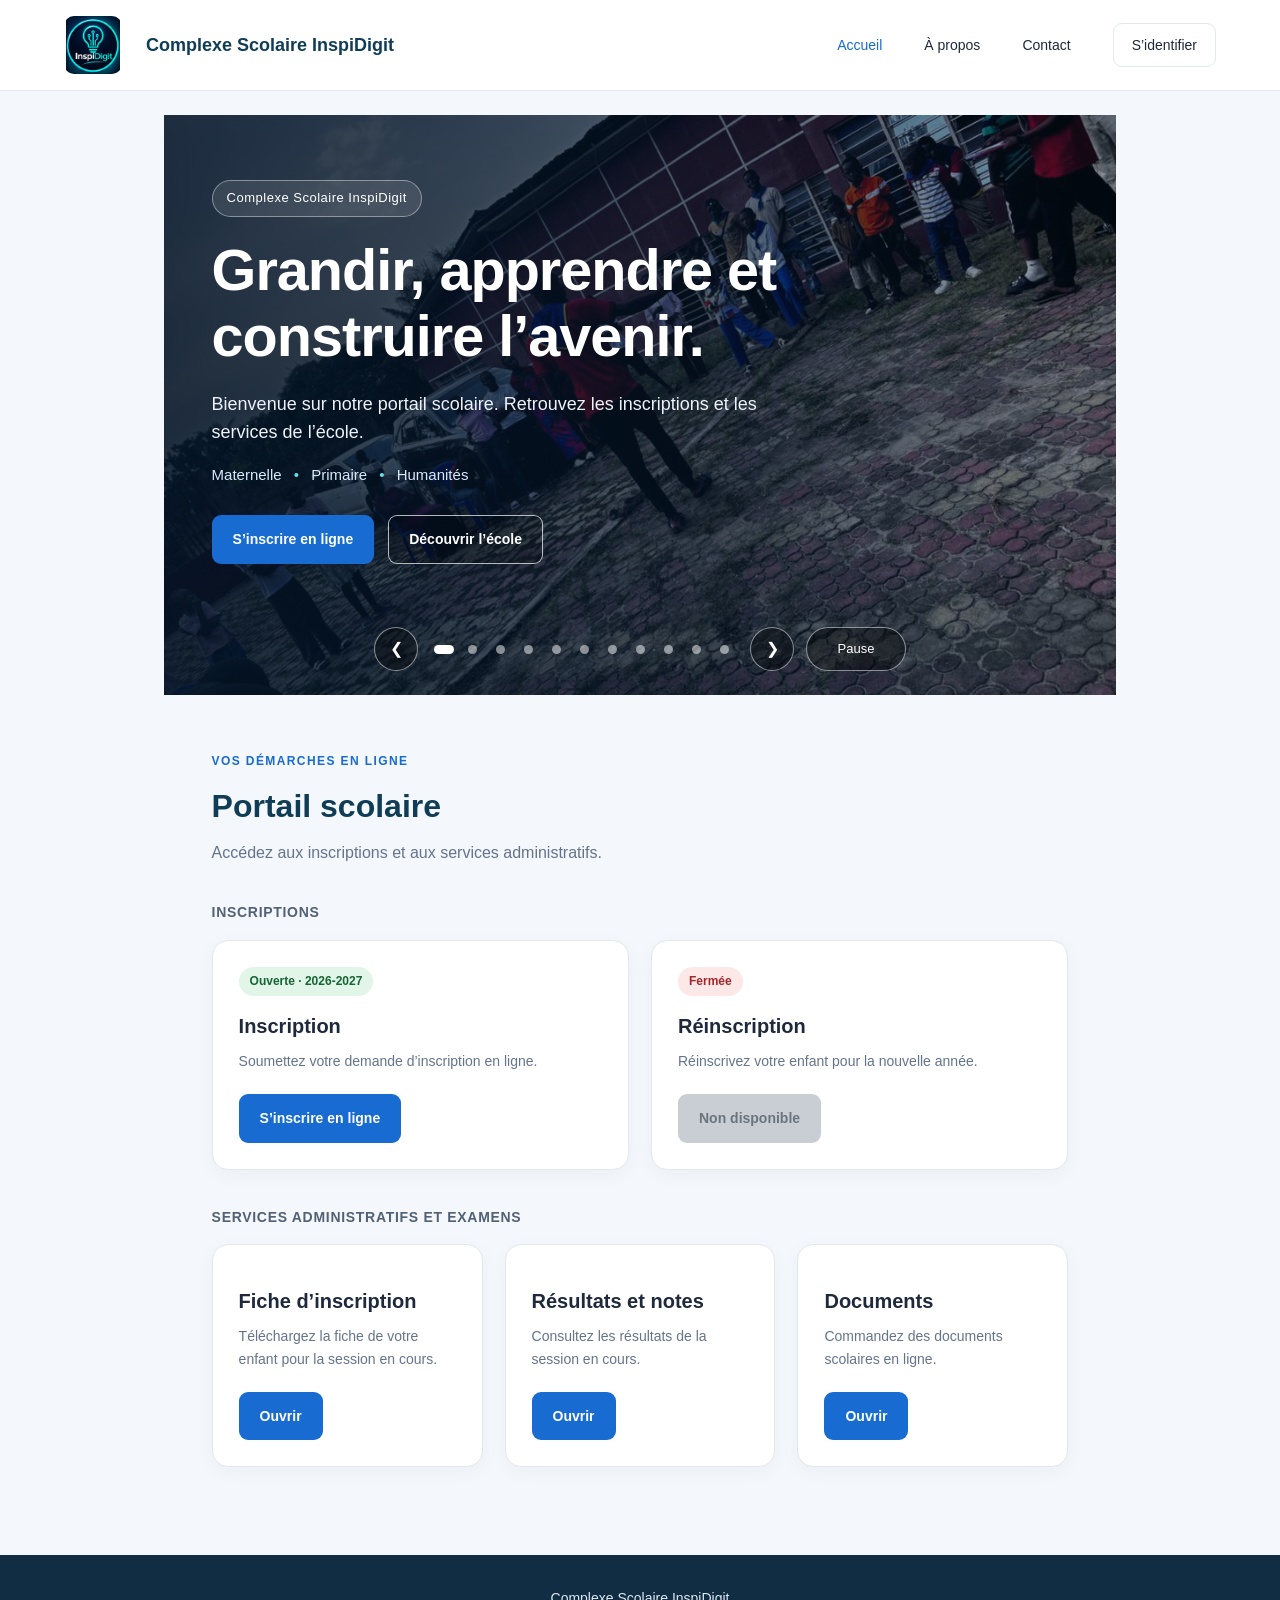
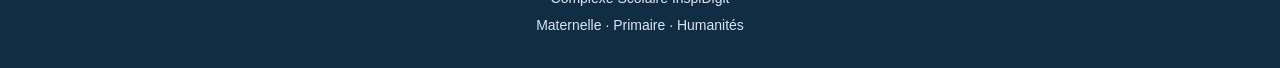
<file: index.html>
<!DOCTYPE html>
<html lang="fr">
<head>
  <meta charset="UTF-8">
  <meta name="viewport" content="width=device-width, initial-scale=1">

  <title>Portail - Complexe Scolaire InspiDigit</title>

  <link rel="stylesheet" href="style.css">
  <script src="script.js" defer></script>
</head>

<body>
  <!-- En-tête -->
  <header class="entete">
    <a class="identite" href="index.html">
      <img
        class="logo"
        src="images/logo.jpeg"
        alt="Logo du Complexe Scolaire InspiDigit"
      >

      <span>Complexe Scolaire InspiDigit</span>
    </a>

    <nav class="navigation" aria-label="Navigation principale">
      <a href="index.html" aria-current="page">Accueil</a>
      <a href="a-propos.html">À propos</a>
      <a href="contact.html">Contact</a>

      <a class="bouton-contour" href="connexion.html">
        S’identifier
      </a>
    </nav>
  </header>

  <main>
    <!-- Carrousel : 11 photos -->
    <section
      class="carrousel"
      aria-label="Bienvenue au Complexe Scolaire InspiDigit"
      aria-roledescription="carrousel"
    >
      <div class="carrousel-photos" aria-hidden="true">
        <img
          class="carrousel-photo active"
          src="images/ecole-1.jpeg"
          alt=""
          fetchpriority="high"
        >

        <img
          class="carrousel-photo"
          src="images/ecole-2.jpeg"
          alt=""
        >

        <img
          class="carrousel-photo"
          src="images/ecole-3.jpeg"
          alt=""
        >

        <img
          class="carrousel-photo"
          src="images/ecole-4.jpeg"
          alt=""
        >

        <img
          class="carrousel-photo"
          src="images/ecole-5.jpeg"
          alt=""
        >

        <img
          class="carrousel-photo"
          src="images/ecole-6.jpeg"
          alt=""
        >

        <img
          class="carrousel-photo"
          src="images/ecole-7.jpeg"
          alt=""
        >

        <img
          class="carrousel-photo"
          src="images/ecole-8.jpeg"
          alt=""
        >

        <img
          class="carrousel-photo"
          src="images/ecole-9.jpeg"
          alt=""
        >

        <img
          class="carrousel-photo"
          src="images/ecole-10.jpeg"
          alt=""
        >

        <img
          class="carrousel-photo"
          src="images/ecole-11.jpeg"
          alt=""
        >
      </div>

      <!-- Voile sombre pour rendre le texte lisible -->
      <div class="carrousel-voile" aria-hidden="true"></div>

      <div class="carrousel-contenu">
        <span class="etiquette-accueil">
          Complexe Scolaire InspiDigit
        </span>

        <h1>Grandir, apprendre et construire l’avenir.</h1>

        <p class="carrousel-description">
          Bienvenue sur notre portail scolaire.
          Retrouvez les inscriptions et les services de l’école.
        </p>

        <p class="niveaux">
          Maternelle <span>•</span>
          Primaire <span>•</span>
          Humanités
        </p>

        <div class="carrousel-actions">
          <a class="bouton" href="inscription.html">
            S’inscrire en ligne
          </a>

          <a
            class="bouton bouton-transparent"
            href="a-propos.html"
          >
            Découvrir l’école
          </a>
        </div>
      </div>

      <!-- Commandes du carrousel -->
      <div class="carrousel-commandes">
        <button
          class="commande"
          id="photo-precedente"
          type="button"
          aria-label="Afficher la photo précédente"
        >
          &#10094;
        </button>

        <!-- Les points sont créés par script.js -->
        <div
          class="carrousel-points"
          aria-label="Choisir une photo"
        ></div>

        <button
          class="commande"
          id="photo-suivante"
          type="button"
          aria-label="Afficher la photo suivante"
        >
          &#10095;
        </button>

        <button
          class="commande commande-pause"
          id="carrousel-pause"
          type="button"
          aria-label="Mettre le diaporama en pause"
        >
          Pause
        </button>
      </div>
    </section>

    <!-- Portail scolaire -->
    <div class="conteneur">
      <div class="introduction-portail">
        <span class="petit-titre">Vos démarches en ligne</span>

        <h2>Portail scolaire</h2>

        <p>
          Accédez aux inscriptions et aux services administratifs.
        </p>
      </div>

      <!-- Inscriptions -->
      <section
        class="section-services"
        aria-labelledby="titre-inscriptions"
      >
        <h2 class="titre-section" id="titre-inscriptions">
          Inscriptions
        </h2>

        <div class="cartes cartes-inscriptions">
          <article class="carte">
            <span class="badge ouvert">
              Ouverte · 2026-2027
            </span>

            <h3>Inscription</h3>

            <p>
              Soumettez votre demande d’inscription en ligne.
            </p>

            <a class="bouton" href="inscription.html">
              S’inscrire en ligne
            </a>
          </article>

          <article class="carte">
            <span class="badge ferme">Fermée</span>

            <h3>Réinscription</h3>

            <p>
              Réinscrivez votre enfant pour la nouvelle année.
            </p>

            <span class="bouton desactive">
              Non disponible
            </span>
          </article>
        </div>
      </section>

      <!-- Services administratifs -->
      <section
        class="section-services"
        aria-labelledby="titre-services"
      >
        <h2 class="titre-section" id="titre-services">
          Services administratifs et examens
        </h2>

        <div class="cartes cartes-services">
          <article class="carte">
            <h3>Fiche d’inscription</h3>

            <p>
              Téléchargez la fiche de votre enfant pour
              la session en cours.
            </p>

            <a class="bouton" href="fiche.html">
              Ouvrir
            </a>
          </article>

          <article class="carte">
            <h3>Résultats et notes</h3>

            <p>
              Consultez les résultats de la session en cours.
            </p>

            <a class="bouton" href="resultats.html">
              Ouvrir
            </a>
          </article>

          <article class="carte">
            <h3>Documents</h3>

            <p>
              Commandez des documents scolaires en ligne.
            </p>

            <a class="bouton" href="documents.html">
              Ouvrir
            </a>
          </article>
        </div>
      </section>
    </div>
  </main>

  <footer class="pied-page">
    <p>Complexe Scolaire InspiDigit</p>
    <p>Maternelle · Primaire · Humanités</p>
  </footer>
</body>
</html>
</file>
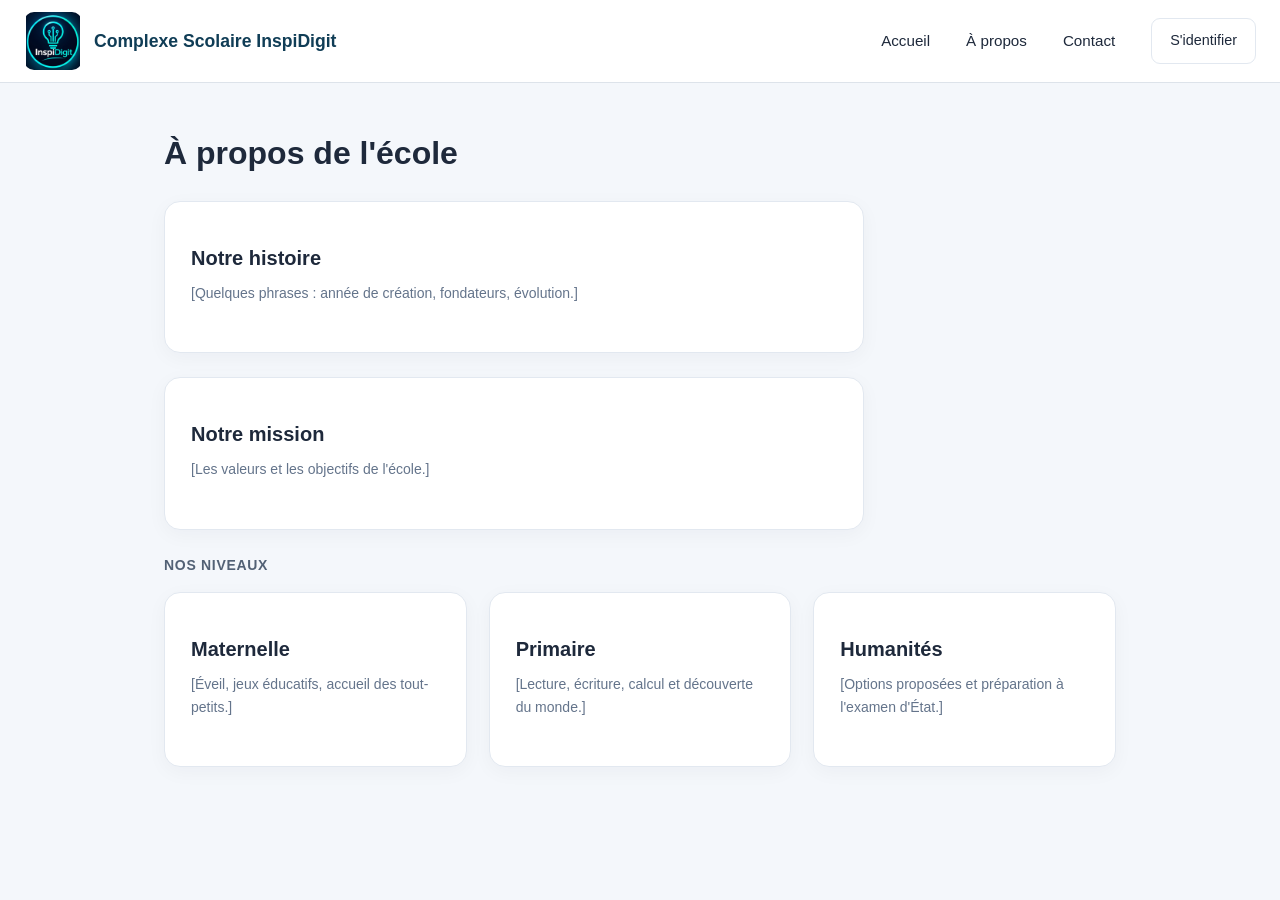
<file: a-propos.html>
<!DOCTYPE html>
<html lang="fr">
<head>
  <meta charset="UTF-8">
  <meta name="viewport" content="width=device-width, initial-scale=1">
  <title>À propos - Complexe Scolaire InspiDigit</title>
  <link rel="stylesheet" href="style.css">
</head>
<body>

  <header>
     <h2><img class="logo" src="images/logo.jpeg" alt="Logo du Complexe Scolaire InspiDigit"> Complexe Scolaire InspiDigit</h2>
    <nav>
      <a href="index.html">Accueil</a>
      <a href="a-propos.html">À propos</a>
      <a href="contact.html">Contact</a>
      <a class="bouton-contour" href="connexion.html">S'identifier</a>
    </nav>
  </header>

  <main>
    <h1>À propos de l'école</h1>

    <article class="carte large">
      <h3>Notre histoire</h3>
      <p>[Quelques phrases : année de création, fondateurs, évolution.]</p>
    </article>

    <article class="carte large">
      <h3>Notre mission</h3>
      <p>[Les valeurs et les objectifs de l'école.]</p>
    </article>

    <h2 class="titre-section">Nos niveaux</h2>
    <section class="cartes">

      <article class="carte">
        <h3>Maternelle</h3>
        <p>[Éveil, jeux éducatifs, accueil des tout-petits.]</p>
      </article>

      <article class="carte">
        <h3>Primaire</h3>
        <p>[Lecture, écriture, calcul et découverte du monde.]</p>
      </article>

      <article class="carte">
        <h3>Humanités</h3>
        <p>[Options proposées et préparation à l'examen d'État.]</p>
      </article>

    </section>
  </main>

</body>
</html>
</file>
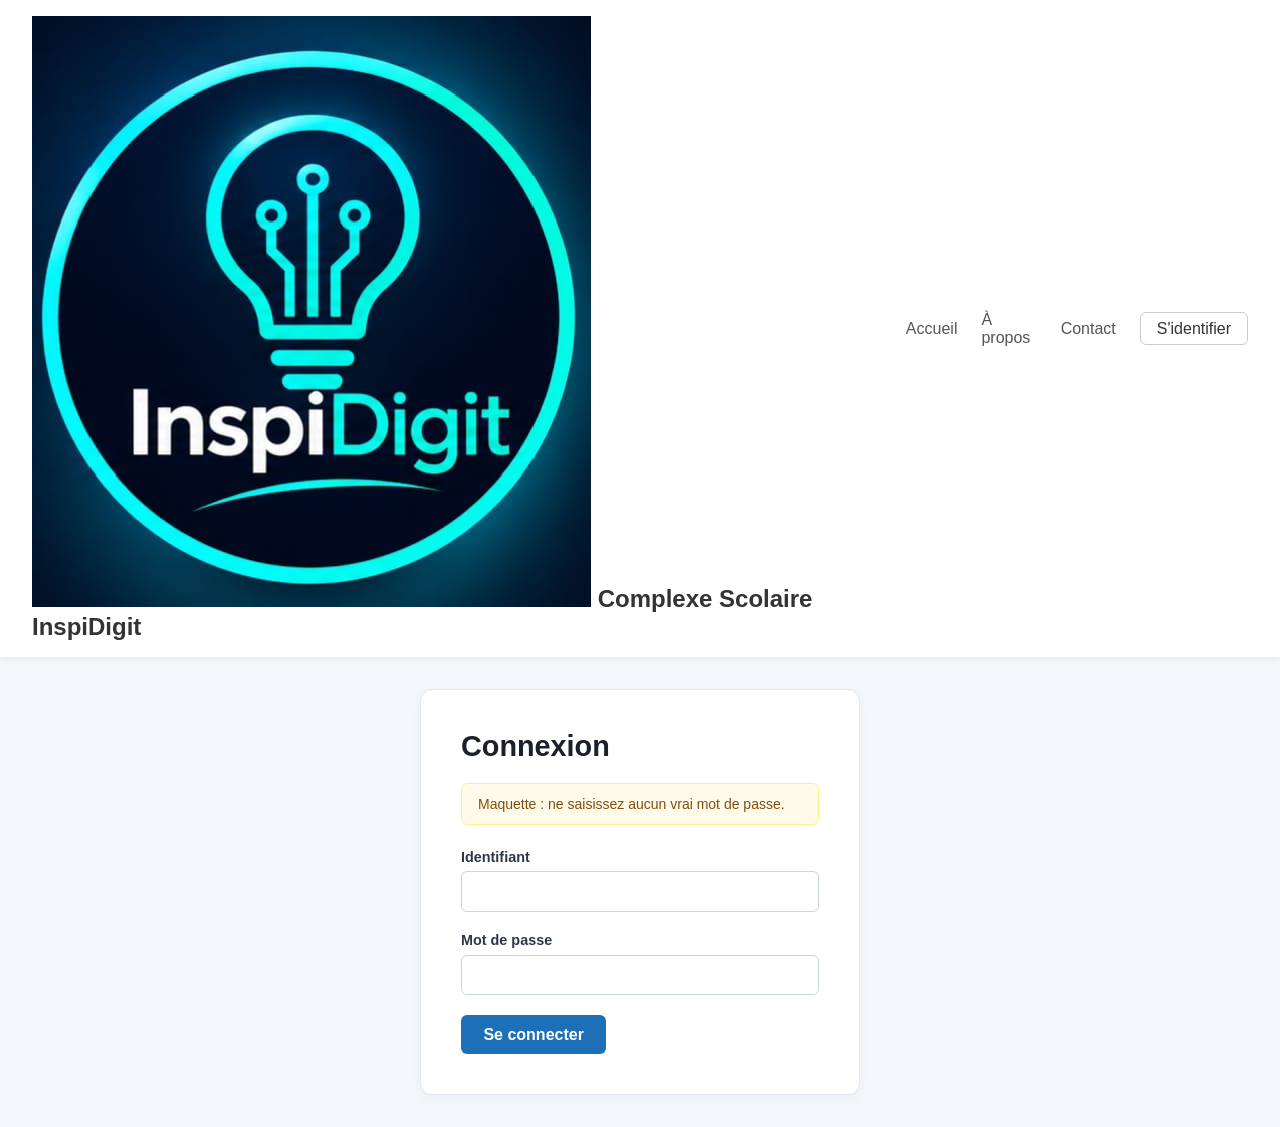
<file: connexion.html>
<!DOCTYPE html>
<html lang="fr">
<head>
  <meta charset="UTF-8">
  <meta name="viewport" content="width=device-width, initial-scale=1.0">
  <title>Connexion - Complexe Scolaire InspiDigit</title>
  <style>
    /* Reset & Styles généraux */
    * {
      box-sizing: border-box;
      margin: 0;
      padding: 0;
      font-family: 'Segoe UI', Tahoma, Geneva, Verdana, sans-serif;
    }

    body {
      background-color: #f4f7f9;
      color: #333;
      min-height: 100vh;
      display: flex;
      flex-direction: column;
    }

    /* Barre de Navigation Header */
    header {
      background-color: #ffffff;
      box-shadow: 0 2px 5px rgba(0,0,0,0.05);
      padding: 1rem 2rem;
      display: flex;
      justify-content: space-between;
      align-items: center;
    }

    .brand-title {
      font-size: 1.25rem;
      font-weight: 700;
      color: #0b3c5d;
    }

    nav {
      display: flex;
      align-items: center;
      gap: 1.5rem; /* Espacement parfait entre les liens */
    }

    nav a {
      text-decoration: none;
      color: #555;
      font-weight: 500;
      transition: color 0.2s ease;
    }

    nav a:hover {
      color: #1d70b8;
    }

    .btn-outline {
      border: 1px solid #ccc;
      padding: 0.4rem 1rem;
      border-radius: 6px;
      color: #333;
    }

    .btn-outline:hover {
      border-color: #1d70b8;
      color: #1d70b8;
    }

    /* Zone de Connexion Centrée */
    main {
      flex: 1;
      display: flex;
      justify-content: center;
      align-items: center;
      padding: 2rem;
    }

    .login-card {
      background-color: #ffffff;
      border: 1px solid #e2e8f0;
      border-radius: 12px;
      box-shadow: 0 4px 12px rgba(0,0,0,0.03);
      width: 100%;
      max-width: 440px;
      padding: 2.5rem;
    }

    .login-card h1 {
      font-size: 1.8rem;
      font-weight: 700;
      color: #1a202c;
      margin-bottom: 1.25rem;
    }

    /* Alerte Maquette */
    .alert-banner {
      background-color: #fffbeb;
      border: 1px solid #fef08a;
      color: #854d0e;
      padding: 0.75rem 1rem;
      border-radius: 6px;
      font-size: 0.875rem;
      margin-bottom: 1.5rem;
    }

    /* Formulaire */
    .form-group {
      margin-bottom: 1.25rem;
    }

    .form-group label {
      display: block;
      font-weight: 600;
      font-size: 0.9rem;
      margin-bottom: 0.4rem;
      color: #2d3748;
    }

    .form-group input {
      width: 100%;
      padding: 0.65rem 0.85rem;
      border: 1px solid #cbd5e0;
      border-radius: 6px;
      font-size: 1rem;
      outline: none;
      transition: border-color 0.2s;
    }

    .form-group input:focus {
      border-color: #1d70b8;
    }

    .btn-primary {
      width: auto;
      padding: 0.65rem 1.4rem;
      background-color: #1d70b8;
      color: white;
      border: none;
      border-radius: 6px;
      font-size: 1rem;
      font-weight: 600;
      cursor: pointer;
      transition: background-color 0.2s;
    }

    .btn-primary:hover {
      background-color: #15558d;
    }
  </style>
</head>
<body>

  <header>
       <h2><img class="logo" src="images/logo.jpeg" alt="Logo du Complexe Scolaire InspiDigit"> Complexe Scolaire InspiDigit</h2>
    <nav>
      <a href="#">Accueil</a>
      <a href="#">À propos</a>
      <a href="#">Contact</a>
      <a href="#" class="btn-outline">S'identifier</a>
    </nav>
  </header>

  <main>
    <div class="login-card">
      <h1>Connexion</h1>

      <div class="alert-banner">
        Maquette : ne saisissez aucun vrai mot de passe.
      </div>

      <form action="#" method="POST">
        <div class="form-group">
          <label for="username">Identifiant</label>
          <input type="text" id="username" name="username" required>
        </div>

        <div class="form-group">
          <label for="password">Mot de passe</label>
          <input type="password" id="password" name="password" required>
        </div>

        <button type="submit" class="btn-primary">Se connecter</button>
      </form>
    </div>
  </main>

</body>
</html>
</file>
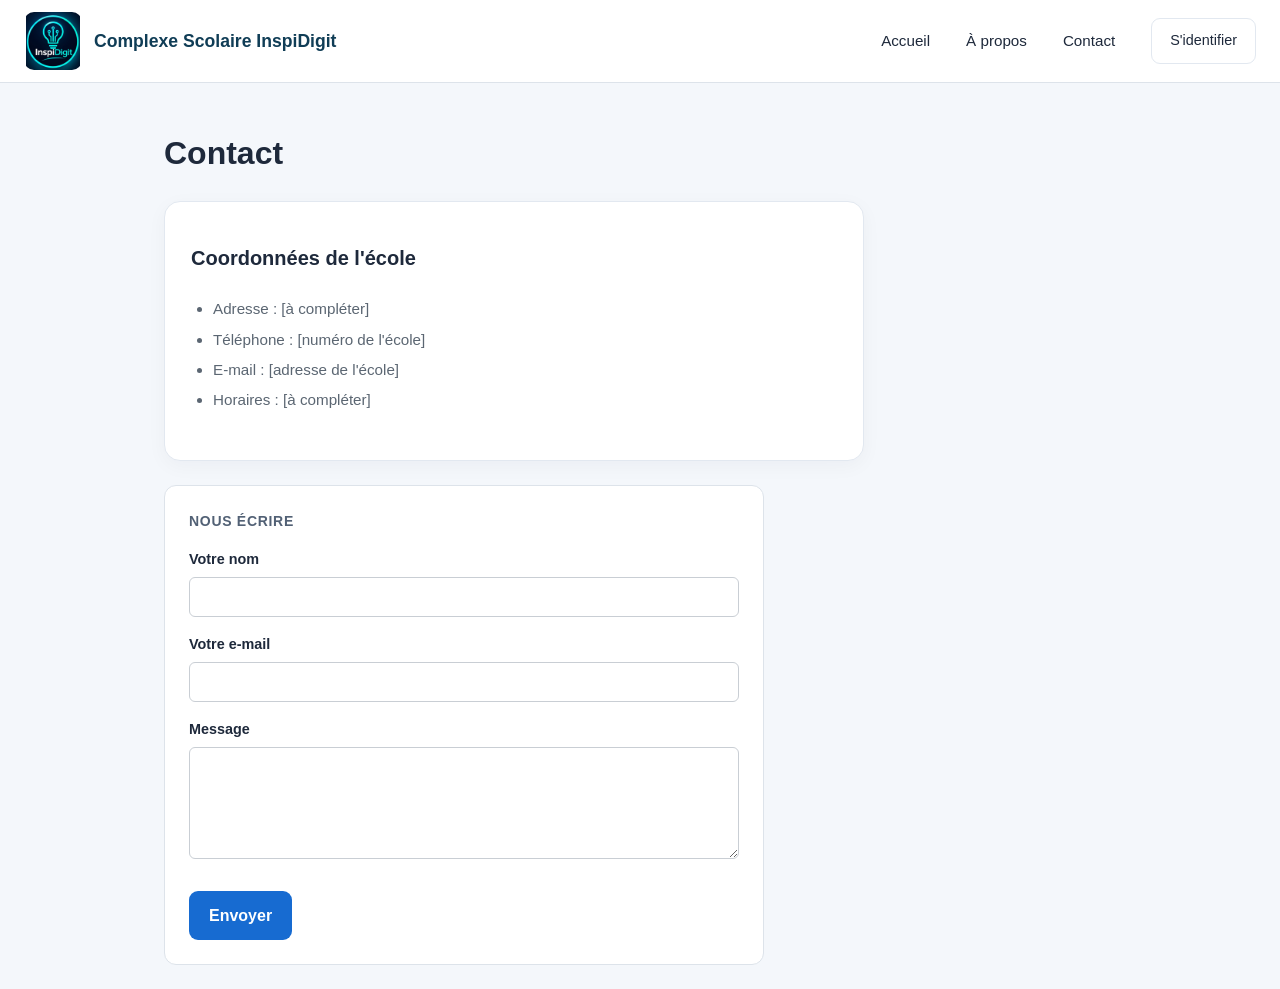
<file: contact.html>
<!DOCTYPE html>
<html lang="fr">
<head>
  <meta charset="UTF-8">
  <meta name="viewport" content="width=device-width, initial-scale=1">
  <title>Contact - Complexe Scolaire InspiDigit</title>
  <link rel="stylesheet" href="style.css">
</head>
<body>

  <header>
   <h2><img class="logo" src="images/logo.jpeg" alt="Logo du Complexe Scolaire InspiDigit"> Complexe Scolaire InspiDigit</h2>
    <nav>
      <a href="index.html">Accueil</a>
      <a href="a-propos.html">À propos</a>
      <a href="contact.html">Contact</a>
      <a class="bouton-contour" href="connexion.html">S'identifier</a>
    </nav>
  </header>

  <main>
    <h1>Contact</h1>

    <article class="carte large">
      <h3>Coordonnées de l'école</h3>
      <ul>
        <li>Adresse : [à compléter]</li>
        <li>Téléphone : [numéro de l'école]</li>
        <li>E-mail : [adresse de l'école]</li>
        <li>Horaires : [à compléter]</li>
      </ul>
    </article>

    <form class="formulaire" onsubmit="event.preventDefault(); alert('Maquette : rien n\'a été envoyé.');">
      <h2 class="titre-section">Nous écrire</h2>

      <label for="nom">Votre nom</label>
      <input type="text" id="nom" name="nom" required>

      <label for="email">Votre e-mail</label>
      <input type="email" id="email" name="email" required>

      <label for="message">Message</label>
      <textarea id="message" name="message" rows="5" required></textarea>

      <button class="bouton" type="submit">Envoyer</button>
    </form>
  </main>

</body>
</html>
</file>
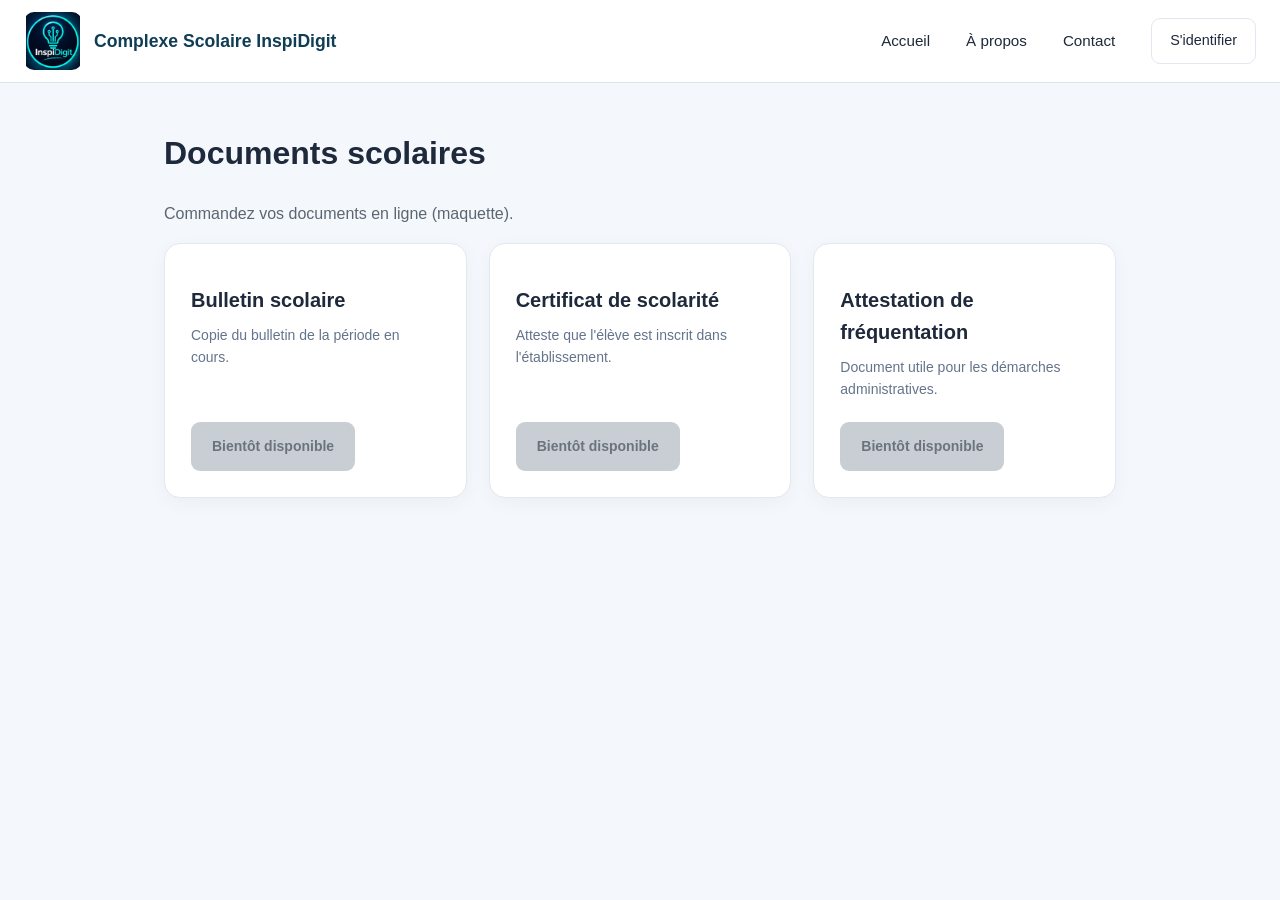
<file: documents.html>
<!DOCTYPE html>
<html lang="fr">
<head>
  <meta charset="UTF-8">
  <meta name="viewport" content="width=device-width, initial-scale=1">
  <title>Documents - Complexe Scolaire InspiDigit</title>
  <link rel="stylesheet" href="style.css">
</head>
<body>

  <header>
    <h2><img class="logo" src="   images/logo.jpeg" alt="Logo du Complexe Scolaire InspiDigit"> Complexe Scolaire InspiDigit</h2>
    <nav>
      <a href="index.html">Accueil</a>
      <a href="a-propos.html">À propos</a>
      <a href="contact.html">Contact</a>
      <a class="bouton-contour" href="connexion.html">S'identifier</a>
    </nav>
  </header>

  <main>
    <h1>Documents scolaires</h1>
    <p class="sous-titre">Commandez vos documents en ligne (maquette).</p>

    <section class="cartes">

      <article class="carte">
        <h3>Bulletin scolaire</h3>
        <p>Copie du bulletin de la période en cours.</p>
        <span class="bouton desactive">Bientôt disponible</span>
      </article>

      <article class="carte">
        <h3>Certificat de scolarité</h3>
        <p>Atteste que l'élève est inscrit dans l'établissement.</p>
        <span class="bouton desactive">Bientôt disponible</span>
      </article>

      <article class="carte">
        <h3>Attestation de fréquentation</h3>
        <p>Document utile pour les démarches administratives.</p>
        <span class="bouton desactive">Bientôt disponible</span>
      </article>

    </section>
  </main>

</body>
</html>
</file>
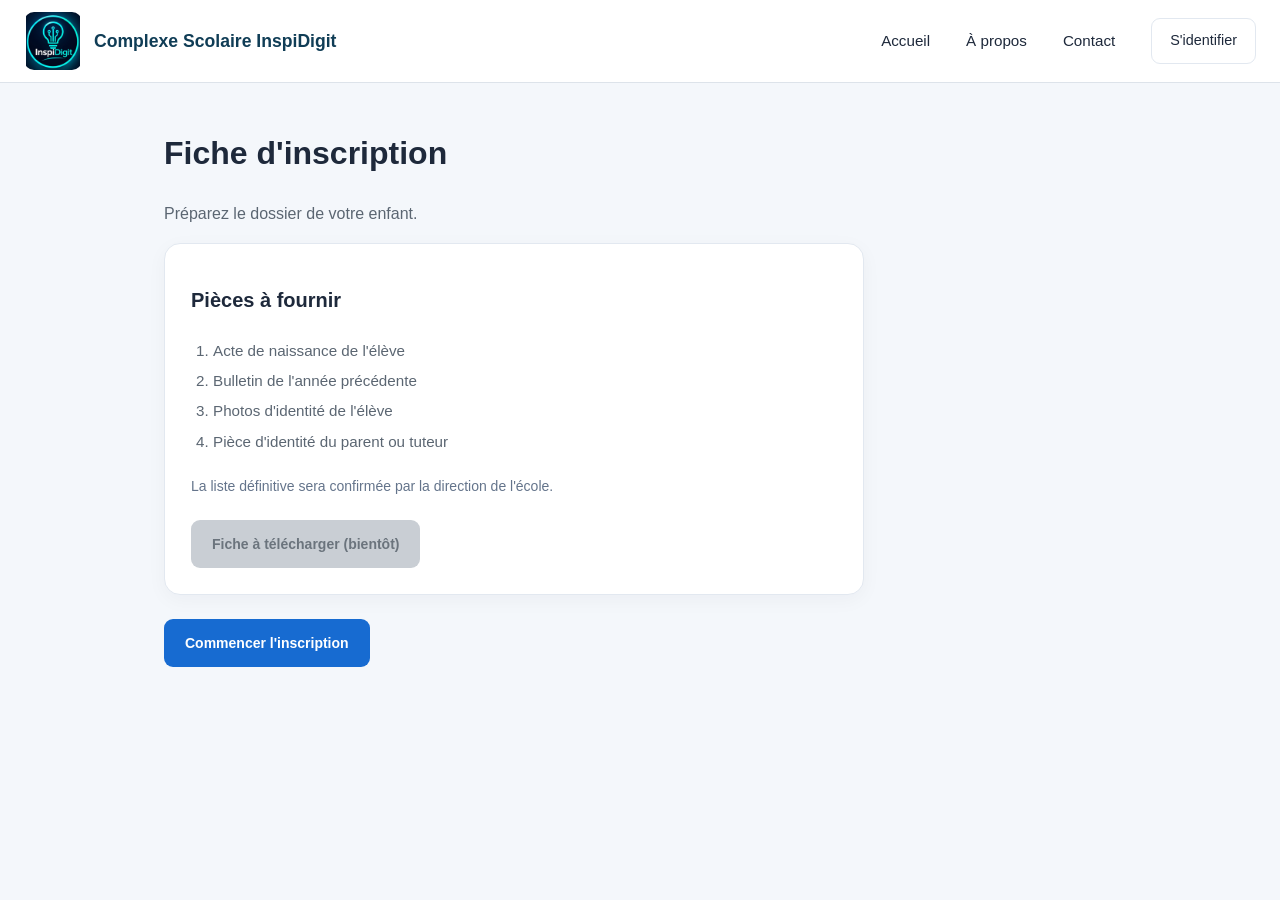
<file: fiche.html>
<!DOCTYPE html>
<html lang="fr">
<head>
  <meta charset="UTF-8">
  <meta name="viewport" content="width=device-width, initial-scale=1">
  <title>Fiche d'inscription - Complexe Scolaire InspiDigit</title>
  <link rel="stylesheet" href="style.css">
</head>
<body>

  <header>
    <h2><img class="logo" src="   images/logo.jpeg" alt="Logo du Complexe Scolaire InspiDigit"> Complexe Scolaire InspiDigit</h2>
    <nav>
      <a href="index.html">Accueil</a>
      <a href="a-propos.html">À propos</a>
      <a href="contact.html">Contact</a>
      <a class="bouton-contour" href="connexion.html">S'identifier</a>
    </nav>
  </header>

  <main>
    <h1>Fiche d'inscription</h1>
    <p class="sous-titre">Préparez le dossier de votre enfant.</p>

    <article class="carte large">
      <h3>Pièces à fournir</h3>
      <ol>
        <li>Acte de naissance de l'élève</li>
        <li>Bulletin de l'année précédente</li>
        <li>Photos d'identité de l'élève</li>
        <li>Pièce d'identité du parent ou tuteur</li>
      </ol>
      <p>La liste définitive sera confirmée par la direction de l'école.</p>
      <span class="bouton desactive">Fiche à télécharger (bientôt)</span>
    </article>

    <p><a class="bouton" href="inscription.html">Commencer l'inscription</a></p>
  </main>

</body>
</html>
</file>
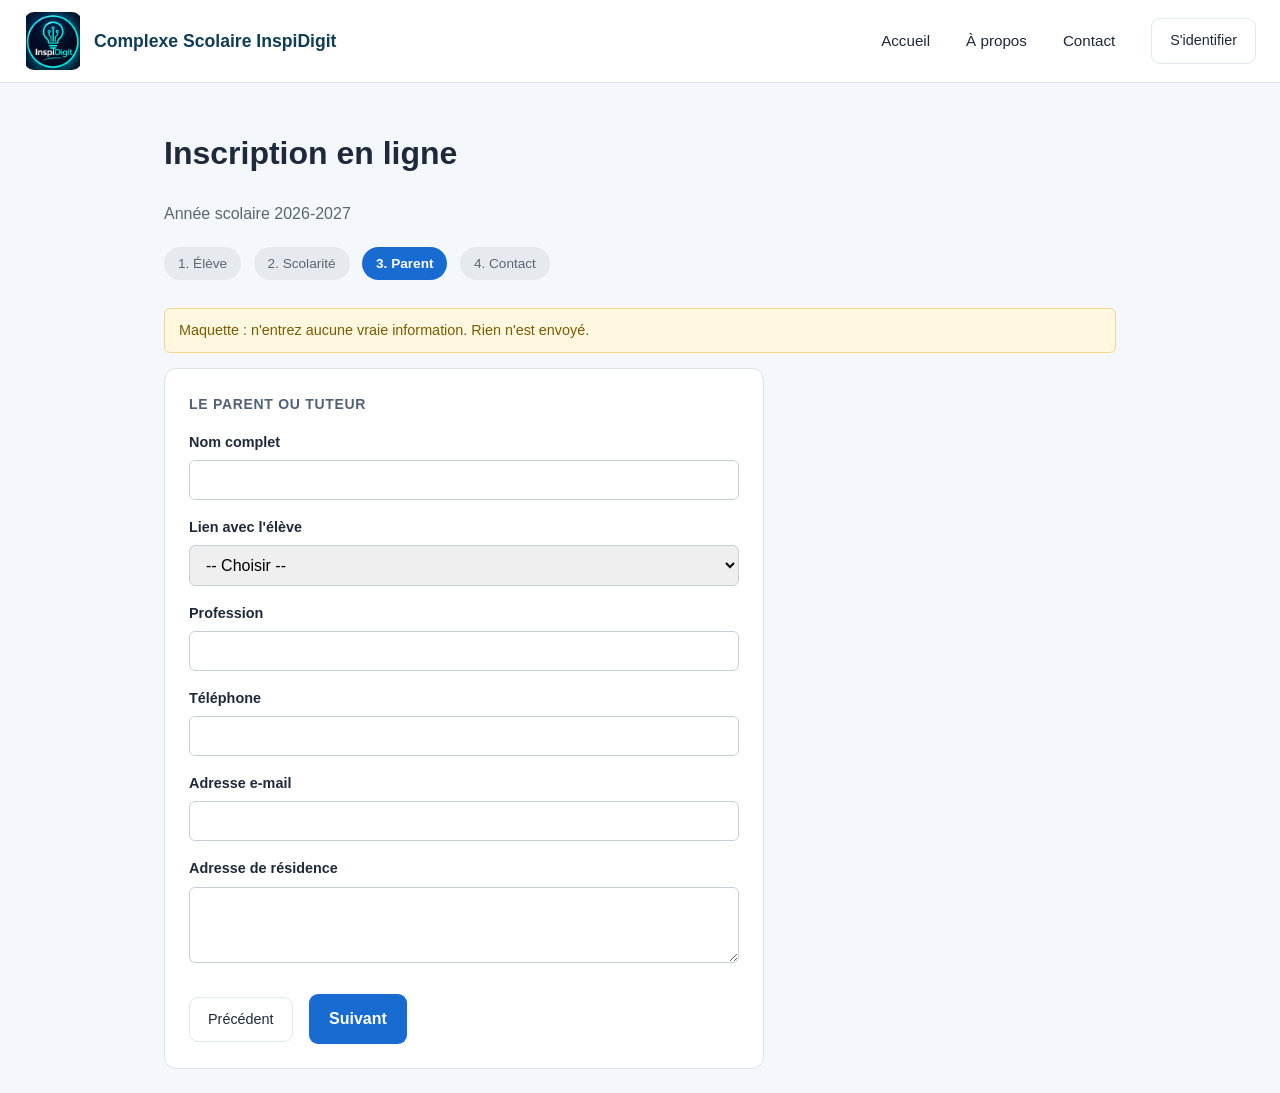
<file: inscription-parent.html>
<!DOCTYPE html>
<html lang="fr">
<head>
  <meta charset="UTF-8">
  <meta name="viewport" content="width=device-width, initial-scale=1">
  <title>Inscription : parent - Complexe Scolaire InspiDigit</title>
  <link rel="stylesheet" href="style.css">
</head>
<body>

  <header>
    <h2><img class="logo" src="images/logo.jpeg" alt="Logo du Complexe Scolaire InspiDigit"> Complexe Scolaire InspiDigit</h2>
    <nav>
      <a href="index.html">Accueil</a>
      <a href="a-propos.html">À propos</a>
      <a href="contact.html">Contact</a>
      <a class="bouton-contour" href="connexion.html">S'identifier</a>
    </nav>
  </header>

  <main>
    <h1>Inscription en ligne</h1>
    <p class="sous-titre">Année scolaire 2026-2027</p>

    <ol class="etapes">
      <li>1. Élève</li>
      <li>2. Scolarité</li>
      <li class="actuelle">3. Parent</li>
      <li>4. Contact</li>
    </ol>

    <p class="avis">Maquette : n'entrez aucune vraie information. Rien n'est envoyé.</p>

    <form id="formulaire" class="formulaire" onsubmit="event.preventDefault(); suivant(this, 'inscription-urgence.html');">

      <h2 class="titre-section">Le parent ou tuteur</h2>

      <label for="parent">Nom complet</label>
      <input type="text" id="parent" name="parent" required>

      <label for="lien">Lien avec l'élève</label>
      <select id="lien" name="lien" required>
        <option value="">-- Choisir --</option>
        <option>Père</option>
        <option>Mère</option>
        <option>Tuteur ou tutrice</option>
        <option>Autre</option>
      </select>

      <label for="profession">Profession</label>
      <input type="text" id="profession" name="profession">

      <label for="telephone">Téléphone</label>
      <input type="tel" id="telephone" name="telephone" required>

      <label for="email">Adresse e-mail</label>
      <input type="email" id="email" name="email">

      <label for="adresse">Adresse de résidence</label>
      <textarea id="adresse" name="adresse" rows="3"></textarea>

      <div class="actions">
        <a class="bouton-contour" href="inscription-scolarite.html">Précédent</a>
        <button class="bouton" type="submit">Suivant</button>
      </div>

    </form>
  </main>

  <script src="inscription.js"></script>
  <script>
    restaurer(document.getElementById("formulaire"));
  </script>

</body>
</html>
</file>
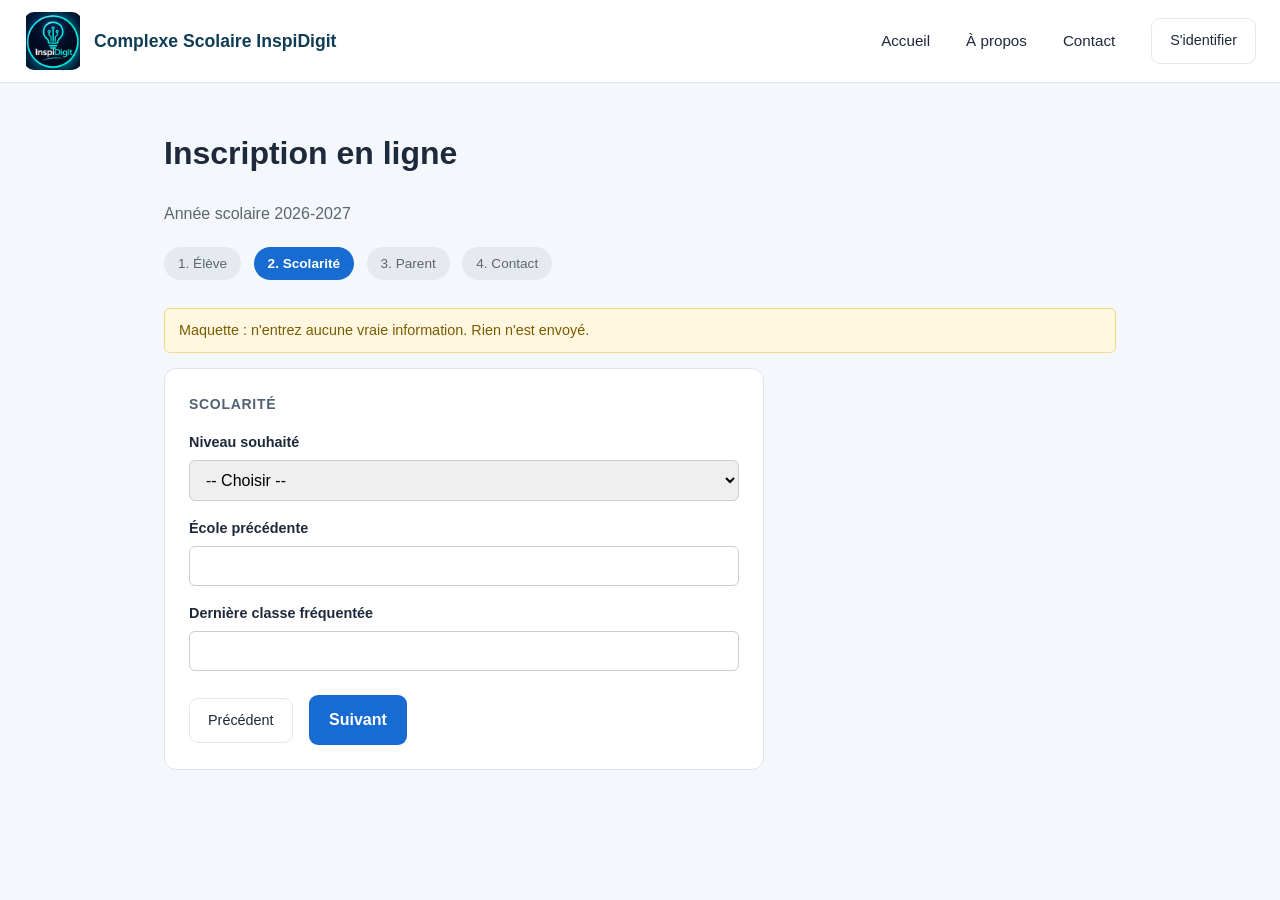
<file: inscription-scolarite.html>
<!DOCTYPE html>
<html lang="fr">
<head>
  <meta charset="UTF-8">
  <meta name="viewport" content="width=device-width, initial-scale=1">
  <title>Inscription : scolarité - Complexe Scolaire InspiDigit</title>
  <link rel="stylesheet" href="style.css">
</head>
<body>

  <header>
    <h2><img class="logo" src="images/logo.jpeg" alt="Logo du Complexe Scolaire InspiDigit"> Complexe Scolaire InspiDigit</h2>
    <nav>
      <a href="index.html">Accueil</a>
      <a href="a-propos.html">À propos</a>
      <a href="contact.html">Contact</a>
      <a class="bouton-contour" href="connexion.html">S'identifier</a>
    </nav>
  </header>

  <main>
    <h1>Inscription en ligne</h1>
    <p class="sous-titre">Année scolaire 2026-2027</p>

    <ol class="etapes">
      <li>1. Élève</li>
      <li class="actuelle">2. Scolarité</li>
      <li>3. Parent</li>
      <li>4. Contact</li>
    </ol>

    <p class="avis">Maquette : n'entrez aucune vraie information. Rien n'est envoyé.</p>

    <form id="formulaire" class="formulaire" onsubmit="event.preventDefault(); suivant(this, 'inscription-parent.html');">

      <h2 class="titre-section">Scolarité</h2>

      <label for="niveau">Niveau souhaité</label>
      <select id="niveau" name="niveau" required>
        <option value="">-- Choisir --</option>
        <option>Maternelle</option>
        <option>Primaire</option>
        <option>Humanités</option>
      </select>

      <div id="groupe-maternelle" hidden>
        <label for="classe-maternelle">Classe souhaitée (maternelle)</label>
        <select id="classe-maternelle" name="classe-maternelle">
          <option value="">-- Choisir --</option>
          <option>1re maternelle</option>
          <option>2e maternelle</option>
          <option>3e maternelle</option>
        </select>
      </div>

      <div id="groupe-primaire" hidden>
        <label for="classe-primaire">Classe souhaitée (primaire)</label>
        <select id="classe-primaire" name="classe-primaire">
          <option value="">-- Choisir --</option>
          <option>1re primaire</option>
          <option>2e primaire</option>
          <option>3e primaire</option>
          <option>4e primaire</option>
          <option>5e primaire</option>
          <option>6e primaire</option>
        </select>
      </div>

      <div id="groupe-humanites" hidden>
        <label for="classe-humanites">Classe souhaitée (humanités)</label>
        <select id="classe-humanites" name="classe-humanites">
          <option value="">-- Choisir --</option>
          <option>1re humanités</option>
          <option>2e humanités</option>
          <option>3e humanités</option>
          <option>4e humanités</option>
        </select>

        <label for="section-humanites">Section</label>
        <select id="section-humanites" name="section-humanites">
          <option value="">-- Choisir --</option>
          <option>Pédagogique</option>
          <option>Scientifique</option>
          <option>Littéraire</option>
          <option>Commerciale et administrative</option>
          <option>Technique</option>
        </select>

        <label for="option-humanites">Option</label>
        <select id="option-humanites" name="option-humanites">
          <option value="">-- Choisir d'abord une section --</option>
        </select>
      </div>

      <label for="ecole-precedente">École précédente</label>
      <input type="text" id="ecole-precedente" name="ecole-precedente">

      <label for="derniere-classe">Dernière classe fréquentée</label>
      <input type="text" id="derniere-classe" name="derniere-classe">

      <div class="actions">
        <a class="bouton-contour" href="inscription.html">Précédent</a>
        <button class="bouton" type="submit">Suivant</button>
      </div>

    </form>
  </main>

  <script src="inscription.js"></script>
  <script>
    var formulaire = document.getElementById("formulaire");
    var niveau = document.getElementById("niveau");
    var section = document.getElementById("section-humanites");
    var optionHum = document.getElementById("option-humanites");

    var groupes = {
      "Maternelle": document.getElementById("groupe-maternelle"),
      "Primaire": document.getElementById("groupe-primaire"),
      "Humanités": document.getElementById("groupe-humanites")
    };

    var optionsParSection = {
      "Pédagogique": ["Pédagogie générale"],
      "Scientifique": ["Math-Physique", "Biochimie"],
      "Littéraire": ["Latin-Philosophie"],
      "Commerciale et administrative": ["Commerciale et gestion", "Secrétariat-administration"],
      "Technique": ["Électricité", "Mécanique générale", "Informatique", "Coupe et couture"]
    };

    function afficherGroupe() {
      for (var nom in groupes) {
        var groupe = groupes[nom];
        var visible = (nom === niveau.value);
        groupe.hidden = !visible;

        var champs = groupe.getElementsByTagName("select");
        for (var i = 0; i < champs.length; i++) {
          champs[i].required = visible;
          if (!visible) {
            champs[i].value = "";
          }
        }
      }
    }

    function remplirOptions(valeurChoisie) {
      while (optionHum.options.length > 1) {
        optionHum.remove(1);
      }

      var liste = optionsParSection[section.value] || [];
      optionHum.options[0].text = liste.length ? "-- Choisir --" : "-- Choisir d'abord une section --";

      for (var i = 0; i < liste.length; i++) {
        var o = document.createElement("option");
        o.text = liste[i];
        optionHum.appendChild(o);
      }

      if (valeurChoisie) {
        optionHum.value = valeurChoisie;
      }
    }

    var sauvegarde = lireDonnees();
    restaurer(formulaire);
    afficherGroupe();
    remplirOptions(sauvegarde["option-humanites"]);

    niveau.addEventListener("change", function () {
      afficherGroupe();
      remplirOptions();
    });
    section.addEventListener("change", function () {
      remplirOptions();
    });
  </script>

</body>
</html>
</file>
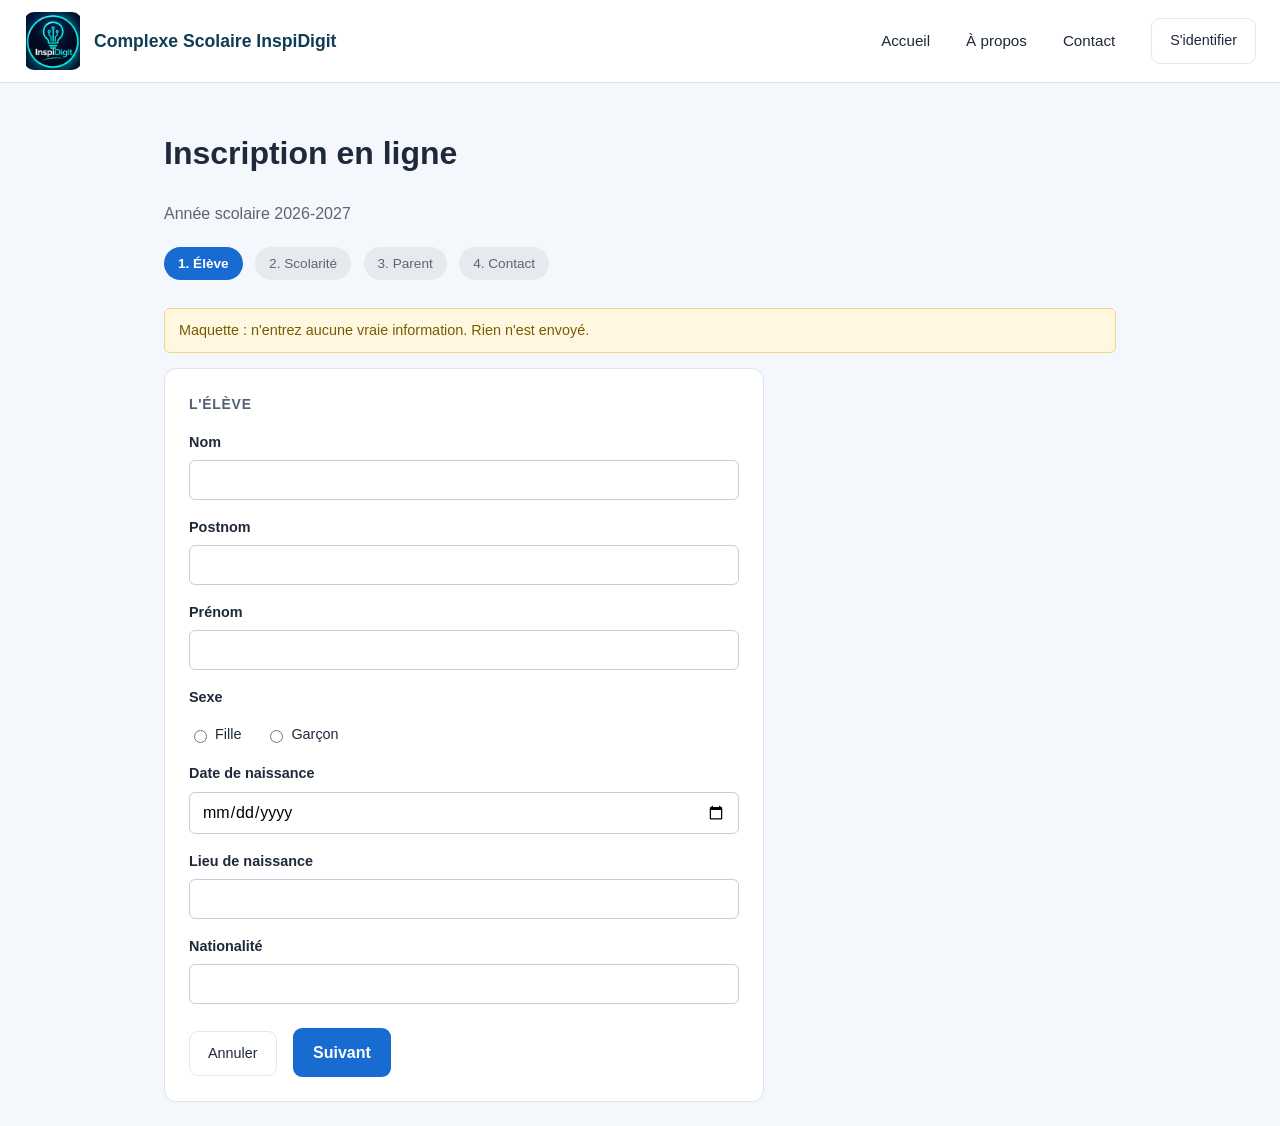
<file: inscription.html>
<!DOCTYPE html>
<html lang="fr">
<head>
  <meta charset="UTF-8">
  <meta name="viewport" content="width=device-width, initial-scale=1">
  <title>Inscription : l'élève - Complexe Scolaire InspiDigit</title>
  <link rel="stylesheet" href="style.css">
</head>
<body>

  <header>
     <h2><img class="logo" src="images/logo.jpeg" alt="Logo du Complexe Scolaire InspiDigit"> Complexe Scolaire InspiDigit</h2>
    <nav>
      <a href="index.html">Accueil</a>
      <a href="a-propos.html">À propos</a>
      <a href="contact.html">Contact</a>
      <a class="bouton-contour" href="connexion.html">S'identifier</a>
    </nav>
  </header>

  <main>
    <h1>Inscription en ligne</h1>
    <p class="sous-titre">Année scolaire 2026-2027</p>

    <ol class="etapes">
      <li class="actuelle">1. Élève</li>
      <li>2. Scolarité</li>
      <li>3. Parent</li>
      <li>4. Contact</li>
    </ol>

    <p class="avis">Maquette : n'entrez aucune vraie information. Rien n'est envoyé.</p>

    <form id="formulaire" class="formulaire" onsubmit="event.preventDefault(); suivant(this, 'inscription-scolarite.html');">

      <h2 class="titre-section">L'élève</h2>

      <label for="nom">Nom</label>
      <input type="text" id="nom" name="nom" required>

      <label for="postnom">Postnom</label>
      <input type="text" id="postnom" name="postnom">

      <label for="prenom">Prénom</label>
      <input type="text" id="prenom" name="prenom" required>

      <label>Sexe</label>
      <div class="choix">
        <label><input type="radio" name="sexe" value="F" required> Fille</label>
        <label><input type="radio" name="sexe" value="M"> Garçon</label>
      </div>

      <label for="naissance">Date de naissance</label>
      <input type="date" id="naissance" name="naissance" required>

      <label for="lieu">Lieu de naissance</label>
      <input type="text" id="lieu" name="lieu">

      <label for="nationalite">Nationalité</label>
      <input type="text" id="nationalite" name="nationalite">

      <div class="actions">
        <a class="bouton-contour" href="index.html">Annuler</a>
        <button class="bouton" type="submit">Suivant</button>
      </div>

    </form>
  </main>

  <script src="inscription.js"></script>
  <script>
    restaurer(document.getElementById("formulaire"));
  </script>
<script src="inscription.js"></script>
</body>
</html>
</file>
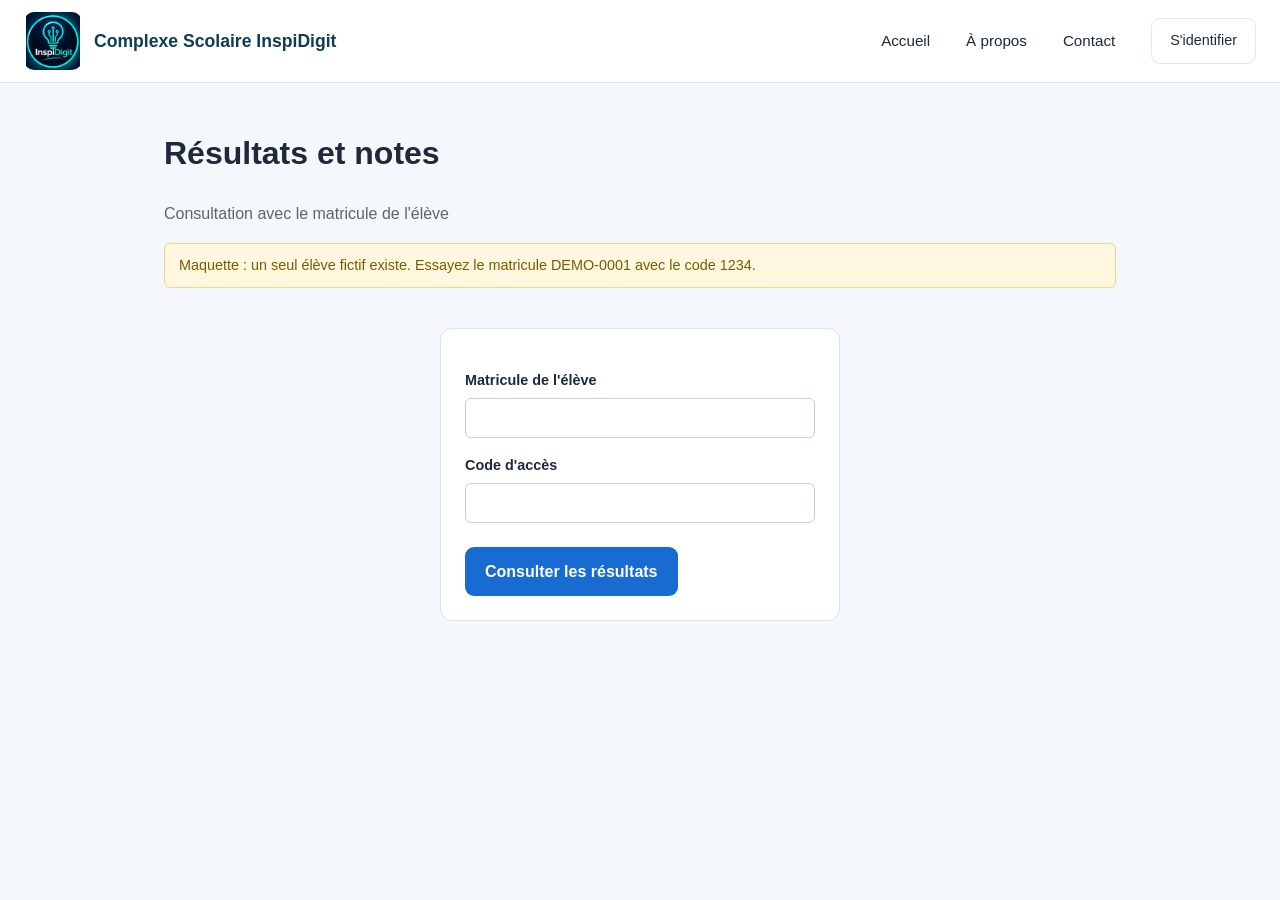
<file: resultats.html>
<!DOCTYPE html>
<html lang="fr">
<head>
  <meta charset="UTF-8">
  <meta name="viewport" content="width=device-width, initial-scale=1">
  <title>Résultats et notes - Complexe Scolaire InspiDigit</title>
  <link rel="stylesheet" href="style.css">
</head>
<body>

  <header>
    <h2><img class="logo" src="images/logo.jpeg" alt="Logo du Complexe Scolaire InspiDigit"> Complexe Scolaire InspiDigit</h2>
    <nav>
      <a href="index.html">Accueil</a>
      <a href="a-propos.html">À propos</a>
      <a href="contact.html">Contact</a>
      <a class="bouton-contour" href="connexion.html">S'identifier</a>
    </nav>
  </header>

  <main>
    <h1>Résultats et notes</h1>
    <p class="sous-titre">Consultation avec le matricule de l'élève</p>
    <p class="avis">Maquette : un seul élève fictif existe. Essayez le matricule DEMO-0001 avec le code 1234.</p>

    <form id="form-resultats" class="formulaire etroit" onsubmit="event.preventDefault(); consulter();">
      <label for="matricule">Matricule de l'élève</label>
      <input type="text" id="matricule" required>

      <label for="code">Code d'accès</label>
      <input type="password" id="code" required>

      <p id="erreur" class="avis" hidden>Matricule ou code incorrect.</p>

      <button class="bouton" type="submit">Consulter les résultats</button>
    </form>

    <section id="zone-resultats" hidden>
      <h2 id="nom-eleve"></h2>
      <p id="classe-eleve" class="sous-titre"></p>

      <div class="tableau-conteneur">
        <table>
          <thead>
            <tr>
              <th>Matière</th>
              <th>Note</th>
              <th>Sur</th>
              <th>Appréciation</th>
            </tr>
          </thead>
          <tbody id="corps"></tbody>
        </table>
      </div>

      <p><button class="bouton" type="button" onclick="quitter()">Quitter la consultation</button></p>
    </section>
  </main>

  <script>
    var ELEVES = {
      "DEMO-0001": {
        code: "1234",
        nom: "Élève fictif",
        classe: "3e primaire",
        notes: [
          ["Français", 14, 20, "Bien"],
          ["Mathématiques", 12, 20, "Assez bien"],
          ["Sciences", 16, 20, "Très bien"],
          ["Histoire", 11, 20, "Passable"]
        ]
      }
    };

    function consulter() {
      var matricule = document.getElementById("matricule").value.trim().toUpperCase();
      var code = document.getElementById("code").value;
      var eleve = ELEVES[matricule];

      if (!eleve || eleve.code !== code) {
        document.getElementById("erreur").hidden = false;
        return;
      }

      document.getElementById("nom-eleve").textContent = eleve.nom + " (" + matricule + ")";
      document.getElementById("classe-eleve").textContent = eleve.classe;

      var corps = document.getElementById("corps");
      corps.innerHTML = "";
      for (var i = 0; i < eleve.notes.length; i++) {
        var tr = document.createElement("tr");
        for (var j = 0; j < eleve.notes[i].length; j++) {
          var td = document.createElement("td");
          td.textContent = eleve.notes[i][j];
          tr.appendChild(td);
        }
        corps.appendChild(tr);
      }

      document.getElementById("form-resultats").hidden = true;
      document.getElementById("zone-resultats").hidden = false;
    }

    function quitter() {
      document.getElementById("form-resultats").reset();
      document.getElementById("erreur").hidden = true;
      document.getElementById("zone-resultats").hidden = true;
      document.getElementById("form-resultats").hidden = false;
    }
  </script>

</body>
</html>
</file>
<file: style.css>
:root {
  --bleu: #1a6fd4;
  --bleu-fonce: #0d3b5c;
  --fond: #f5f7fa;
  --texte: #1c2530;
}

* {
  box-sizing: border-box;
}

body {
  margin: 0;
  font-family: Arial, Helvetica, sans-serif;
  background: var(--fond);
  color: var(--texte);
  line-height: 1.5;
}

header {
  background: white;
  display: flex;
  justify-content: space-between;
  align-items: center;
  padding: 12px 24px;
  border-bottom: 1px solid #dde3ea;
}

header h2 {
  margin: 0;
  font-size: 1.1rem;
  color: var(--bleu-fonce);
}

main {
  max-width: 1000px;
  margin: 0 auto;
  padding: 24px;
}

.sous-titre {
  color: #5b6672;
  margin-top: 0;
}

.titre-section {
  font-size: 0.85rem;
  text-transform: uppercase;
  letter-spacing: 0.05em;
  color: #5b6672;
  margin-top: 40px;
}

.cartes {
  display: grid;
  grid-template-columns: repeat(auto-fit, minmax(260px, 1fr));
  gap: 20px;
}

.carte {
  background: white;
  border: 1px solid #dde3ea;
  border-radius: 12px;
  padding: 20px;
  box-shadow: 0 1px 3px rgba(0, 0, 0, 0.06);
}

.carte h3 {
  margin: 12px 0 6px;
}

.carte p {
  color: #5b6672;
  font-size: 0.9rem;
}

.badge {
  display: inline-block;
  padding: 3px 10px;
  border-radius: 999px;
  font-size: 0.75rem;
  font-weight: bold;
}

.ouvert {
  background: #e3f4e8;
  color: #17692f;
}

.ferme {
  background: #fde8e8;
  color: #b42323;
}

.bouton {
  display: inline-block;
  background: var(--bleu);
  color: white;
  padding: 10px 16px;
  border-radius: 6px;
  text-decoration: none;
  font-weight: bold;
}

.bouton:hover {
  background: #1559ab;
}

.bouton.desactive {
  background: #c9ced4;
  color: #6b747d;
}

.bouton-contour {
  border: 1px solid #c9ced4;
  padding: 8px 14px;
  border-radius: 6px;
  text-decoration: none;
  color: var(--texte);
  font-size: 0.9rem;
}
.formulaire {
  background: white;
  border: 1px solid #dde3ea;
  border-radius: 12px;
  padding: 24px;
  max-width: 600px;
}

.formulaire .titre-section:first-child {
  margin-top: 0;
}

.formulaire label {
  display: block;
  margin: 16px 0 6px;
  font-weight: bold;
  font-size: 0.9rem;
}

.formulaire input[type="text"],
.formulaire input[type="date"],
.formulaire input[type="tel"],
.formulaire input[type="email"],
.formulaire select,
.formulaire textarea {
  width: 100%;
  padding: 10px 12px;
  border: 1px solid #c9ced4;
  border-radius: 6px;
  font-size: 1rem;
  font-family: inherit;
}

.formulaire input:focus,
.formulaire select:focus,
.formulaire textarea:focus {
  outline: 2px solid var(--bleu);
  border-color: var(--bleu);
}

.formulaire .case {
  display: flex;
  gap: 10px;
  align-items: center;
  font-weight: normal;
  margin-top: 24px;
}

.formulaire button {
  margin-top: 24px;
  border: none;
  cursor: pointer;
  font-size: 1rem;
}nav {
  display: flex;
  gap: 18px;
  align-items: center;
  flex-wrap: wrap;
}

nav a {
  text-decoration: none;
  color: var(--texte);
  font-size: 0.95rem;
}

nav a:hover {
  color: var(--bleu);
}.formulaire.etroit {
  max-width: 400px;
  margin: 40px auto;
}

.avis {
  background: #fff7e0;
  border: 1px solid #f0d78a;
  color: #7a5b00;
  padding: 10px 14px;
  border-radius: 6px;
  font-size: 0.9rem;
}

.formulaire input[type="password"] {
  width: 100%;
  padding: 10px 12px;
  border: 1px solid #c9ced4;
  border-radius: 6px;
  font-size: 1rem;
}
 nav {
  display: flex;
  align-items: center;
  flex-wrap: wrap;
}

nav a {
  margin-left: 18px;
  text-decoration: none;
  color: var(--texte);
  font-size: 0.95rem;
}

.navbar a:not(:last-child) {
  margin-right: 15px;
}/* Layout et cartes pour les pages de contenus */
.flex-column {
  flex-direction: column;
}

.content-card {
  background-color: #ffffff;
  border: 1px solid #e2e8f0;
  border-radius: 12px;
  width: 100%;
  max-width: 800px;
  padding: 2.5rem;
  box-shadow: 0 4px 6px -1px rgba(0, 0, 0, 0.05);
  margin: 2rem 0;
}

.content-card h1 {
  font-size: 1.75rem;
  color: #0f172a;
  margin-bottom: 0.5rem;
}

.subtitle {
  color: #64748b;
  margin-bottom: 1.5rem;
}

/* Formulaire de recherche en grille */
.search-form {
  display: grid;
  grid-template-columns: 2fr 1fr auto;
  gap: 1rem;
  align-items: end;
  margin-bottom: 2rem;
  padding-bottom: 2rem;
  border-bottom: 1px solid #e2e8f0;
}

.search-form select {
  width: 100%;
  padding: 0.65rem 0.85rem;
  border: 1px solid #cbd5e1;
  border-radius: 6px;
  font-size: 1rem;
  background-color: #fff;
}

/* Tableau de données */
.results-preview h2 {
  font-size: 1.25rem;
  color: #1e293b;
  margin-bottom: 1rem;
}

.data-table {
  width: 100%;
  border-collapse: collapse;
  text-align: left;
}

.data-table th, 
.data-table td {
  padding: 0.75rem 1rem;
  border-bottom: 1px solid #f1f5f9;
}

.data-table th {
  background-color: #f8fafc;
  color: #475569;
  font-weight: 600;
}

.data-table tr:hover {
  background-color: #f8fafc;
}.tableau-conteneur {
  overflow-x: auto;
}

table {
  width: 100%;
  border-collapse: collapse;
  background: white;
  border: 1px solid #dde3ea;
}

th, td {
  padding: 12px 16px;
  text-align: left;
  border-bottom: 1px solid #eef1f4;
}

th {
  background: #f0f4f8;
  font-size: 0.85rem;
  text-transform: uppercase;
  letter-spacing: 0.04em;
}.carte.large {
  max-width: 700px;
  margin-bottom: 24px;
}

.carte ol,
.carte ul {
  color: #5b6672;
  font-size: 0.95rem;
  padding-left: 22px;
}

.carte li {
  margin-bottom: 6px;
}.formulaire .choix {
  display: flex;
  flex-wrap: wrap;
}

.formulaire .choix label {
  display: flex;
  align-items: center;
  font-weight: normal;
  margin: 8px 24px 0 0;
}

.formulaire .choix input {
  margin-right: 8px;
}[hidden] {
  display: none !important;
}.etapes {
  list-style: none;
  padding: 0;
  margin: 20px 0;
}

.etapes li {
  display: inline-block;
  margin: 0 8px 8px 0;
  padding: 6px 14px;
  border-radius: 999px;
  background: #e6eaef;
  color: #5b6672;
  font-size: 0.85rem;
}

.etapes li.actuelle {
  background: var(--bleu);
  color: white;
  font-weight: bold;
}

.formulaire .actions {
  margin-top: 24px;
}

.formulaire .actions .bouton {
  margin-top: 0;
  margin-left: 12px;
}[hidden] {
  display: none !important;
}.etapes {
  list-style: none;
  padding: 0;
  margin: 20px 0;
}

.etapes li {
  display: inline-block;
  margin: 0 8px 8px 0;
  padding: 6px 14px;
  border-radius: 999px;
  background: #e6eaef;
  color: #5b6672;
  font-size: 0.85rem;
}

.etapes li.actuelle {
  background: var(--bleu);
  color: white;
  font-weight: bold;
}

.formulaire .actions {
  margin-top: 24px;
}

.formulaire .actions .bouton {
  margin-top: 0;
  margin-left: 12px;
}

[hidden] {
  display: none !important;
}@media (max-width: 700px) {

  header {
    flex-direction: column;
    align-items: flex-start;
    padding: 12px 16px;
  }

  header h2 {
    margin-bottom: 8px;
  }

  nav a {
    margin-left: 0;
    margin-right: 16px;
    margin-top: 6px;
    margin-bottom: 6px;
  }

  main {
    padding: 16px;
  }

  h1 {
    font-size: 1.6rem;
  }

  .formulaire {
    padding: 16px;
  }

  .formulaire.etroit {
    margin: 20px auto;
  }

  .formulaire .actions .bouton,
  .formulaire .actions .bouton-contour {
    display: block;
    width: 100%;
    margin: 0 0 10px 0;
    text-align: center;
  }
}header h2 {
  display: flex;
  align-items: center;
}

.logo {
  height: 60px;
  width: auto;
  margin-right: 12px;
}/* =========================
   BASE
========================= */

:root {
  --bleu: #176bd1;
  --bleu-fonce: #103d56;
  --texte: #1e293b;
  --texte-secondaire: #64748b;
  --fond: #f4f7fb;
  --bordure: #e2e8f0;
}

* {
  box-sizing: border-box;
}

body {
  margin: 0;
  font-family: Arial, Helvetica, sans-serif;
  line-height: 1.6;
  color: var(--texte);
  background: var(--fond);
}

a {
  text-decoration: none;
}

button {
  font: inherit;
}

a:focus-visible,
button:focus-visible {
  outline: 3px solid #fbbf24;
  outline-offset: 4px;
}

/* =========================
   EN-TÊTE
========================= */

.entete {
  display: flex;
  align-items: center;
  justify-content: space-between;
  gap: 24px;
  padding: 16px 5%;
  background: #fff;
  border-bottom: 1px solid var(--bordure);
}

.identite {
  display: flex;
  align-items: center;
  gap: 12px;
  color: var(--bleu-fonce);
  font-size: 18px;
  font-weight: 700;
}

.logo {
  width: 58px;
  height: 58px;
  flex-shrink: 0;
  object-fit: contain;
  border-radius: 10px;
}

.navigation {
  display: flex;
  align-items: center;
  flex-wrap: wrap;
  gap: 24px;
}

.navigation a {
  color: var(--texte);
  font-size: 14px;
}

.navigation a:hover,
.navigation a[aria-current="page"] {
  color: var(--bleu);
}

.bouton-contour {
  display: inline-flex;
  align-items: center;
  justify-content: center;
  padding: 10px 18px;
  border: 1px solid var(--bordure);
  border-radius: 9px;
}

/* =========================
   CARROUSEL
========================= */

.carrousel {
  position: relative;
  isolation: isolate;
  display: flex;
  align-items: center;
  min-height: 580px;
  overflow: hidden;
  color: #fff;
  background: var(--bleu-fonce);
}

.carrousel-photos,
.carrousel-voile {
  position: absolute;
    top: 0;
  right: 0;
  bottom: 0;
  left: 0;
  pointer-events: none;
}

.carrousel-photos {
  z-index: -2;
}

.carrousel-photo {
  position: absolute;
  inset: 0;
  width: 100%;
  height: 100%;
  object-fit: cover;
  object-position: center;
  opacity: 0;
  transition: opacity 1.2s ease-in-out;
}

.carrousel-photo.active {
  opacity: 1;
}

.carrousel-voile {
  z-index: -1;
  background: linear-gradient(
    90deg,
    rgba(4, 20, 38, 0.88) 0%,
    rgba(4, 20, 38, 0.65) 60%,
    rgba(4, 20, 38, 0.38) 100%
  );
}

.carrousel-contenu {
  width: min(1120px, 90%);
  margin: 0 auto;
  padding: 64px 0 130px;
}

.etiquette-accueil {
  display: inline-block;
  padding: 7px 14px;
  border: 1px solid rgba(255, 255, 255, 0.4);
  border-radius: 30px;
  background: rgba(255, 255, 255, 0.1);
  font-size: 13px;
  letter-spacing: 0.5px;
}

.carrousel h1 {
  max-width: 760px;
  margin: 20px 0;
  font-size: clamp(34px, 4.5vw, 58px);
  line-height: 1.15;
  letter-spacing: -1px;
}

.carrousel-description {
  max-width: 580px;
  margin-bottom: 16px;
  color: #edf2fa;
  font-size: 18px;
}

.niveaux {
  color: #d9e9ff;
  font-size: 15px;
}

.niveaux span {
  margin: 0 8px;
  color: #62dce8;
}

.carrousel-actions {
  display: flex;
  flex-wrap: wrap;
  gap: 14px;
  margin-top: 28px;
}

/* =========================
   BOUTONS
========================= */

.bouton {
  display: inline-flex;
  align-items: center;
  justify-content: center;
  align-self: flex-start;
  padding: 12px 20px;
  border: 1px solid transparent;
  border-radius: 9px;
  color: #fff;
  background: var(--bleu);
  font-size: 14px;
  font-weight: 700;
  transition: background 0.2s, transform 0.2s;
}

a.bouton:hover {
  background: #1156ac;
  transform: translateY(-2px);
}

.bouton-transparent {
  border-color: rgba(255, 255, 255, 0.7);
  background: rgba(0, 0, 0, 0.15);
}

a.bouton-transparent:hover {
  background: rgba(255, 255, 255, 0.18);
}

/* =========================
   COMMANDES DU CARROUSEL
========================= */

.carrousel-commandes {
  position: absolute;
  right: 5%;
  bottom: 24px;
  left: 5%;
  display: flex;
  align-items: center;
  justify-content: center;
  gap: 12px;
}

.commande {
  display: inline-flex;
  align-items: center;
  justify-content: center;
  min-width: 44px;
  min-height: 44px;
  padding: 8px;
  border: 1px solid rgba(255, 255, 255, 0.5);
  border-radius: 50%;
  color: #fff;
  background: rgba(0, 0, 0, 0.35);
  cursor: pointer;
}

.commande:hover {
  background: rgba(0, 0, 0, 0.65);
}

.commande-pause {
  min-width: 100px;
  padding: 8px 16px;
  border-radius: 24px;
  font-size: 13px;
}

.carrousel-points {
  display: flex;
  align-items: center;
  justify-content: center;
  flex-wrap: wrap;
}

.point {
  display: grid;
  place-items: center;
  width: 28px;
  height: 44px;
  padding: 0;
  border: 0;
  background: transparent;
  cursor: pointer;
}

.point::before {
  content: "";
  width: 9px;
  height: 9px;
  border-radius: 50%;
  background: rgba(255, 255, 255, 0.5);
}

.point.actif::before {
  width: 20px;
  border-radius: 8px;
  background: #fff;
}

/* =========================
   PORTAIL ET CARTES
========================= */

.conteneur {
  width: min(1120px, 90%);
  margin: 0 auto;
  padding: 52px 0 64px;
}

.introduction-portail {
  margin-bottom: 36px;
}

.petit-titre {
  color: var(--bleu);
  font-size: 12px;
  font-weight: 700;
  letter-spacing: 1.4px;
  text-transform: uppercase;
}

.introduction-portail h2 {
  margin: 8px 0;
  color: var(--bleu-fonce);
  font-size: 32px;
}

.introduction-portail p {
  margin: 0;
  color: var(--texte-secondaire);
}

.section-services + .section-services {
  margin-top: 36px;
}

.titre-section {
  margin: 0 0 16px;
  color: #526175;
  font-size: 14px;
  letter-spacing: 0.7px;
  text-transform: uppercase;
}

.cartes {
  display: grid;
  gap: 22px;
}

.cartes-inscriptions {
  grid-template-columns: repeat(2, minmax(0, 1fr));
}

.cartes-services {
  grid-template-columns: repeat(3, minmax(0, 1fr));
}

.carte {
  display: flex;
  flex-direction: column;
  align-items: flex-start;
  padding: 26px;
  border: 1px solid var(--bordure);
  border-radius: 16px;
  background: #fff;
  box-shadow: 0 5px 20px rgba(15, 23, 42, 0.04);
  transition: transform 0.2s, box-shadow 0.2s;
}

.carte:hover {
  transform: translateY(-4px);
  box-shadow: 0 12px 28px rgba(15, 23, 42, 0.09);
}

.carte h3 {
  margin: 14px 0 8px;
  font-size: 20px;
}

.carte p {
  margin: 0 0 22px;
  color: var(--texte-secondaire);
  font-size: 14px;
}

.carte .bouton {
  margin-top: auto;
}

.badge {
  display: inline-block;
  padding: 5px 11px;
  border-radius: 20px;
  font-size: 12px;
  font-weight: 700;
}

.ouvert {
  color: #166534;
  background: #e2f5e9;
}

.ferme {
  color: #a4262c;
  background: #fde8e8;
}

.desactive {
  color: #596270;
  background: #e2e5ea;
  cursor: not-allowed;
}

/* =========================
   PIED DE PAGE
========================= */

.pied-page {
  padding: 28px 5%;
  text-align: center;
  color: #dce6f2;
  background: #102d43;
}

.pied-page p {
  margin: 4px 0;
  font-size: 14px;
}

/* =========================
   TABLETTES
========================= */

@media (max-width: 850px) {
  .entete {
    flex-direction: column;
    gap: 16px;
  }

  .navigation {
    justify-content: center;
    gap: 18px;
  }

  .cartes-services {
    grid-template-columns: 1fr;
  }
}

/* =========================
   TÉLÉPHONES
========================= */

@media (max-width: 600px) {
  .identite {
    font-size: 15px;
  }

  .logo {
    width: 46px;
    height: 46px;
  }

  .navigation {
    gap: 12px;
  }

  .navigation a {
    font-size: 13px;
  }

  .carrousel {
    min-height: 620px;
  }

  .carrousel-contenu {
    padding-top: 44px;
    padding-bottom: 155px;
  }

  .carrousel-description {
    font-size: 16px;
  }

  .carrousel-actions {
    flex-direction: column;
    align-items: flex-start;
  }

  .carrousel-commandes {
    flex-wrap: wrap;
    gap: 6px;
  }

  .carrousel-points {
    order: -1;
    flex-basis: 100%;
  }

  .point {
    width: 23px;
  }

  .cartes-inscriptions {
    grid-template-columns: 1fr;
  }

  .conteneur {
    padding-top: 36px;
  }

  .carte {
    padding: 22px;
  }
}

/* Réduction des animations */
@media (prefers-reduced-motion: reduce) {
  *,
  *::before,
  *::after {
    transition: none !important;
  }
}
</file>
